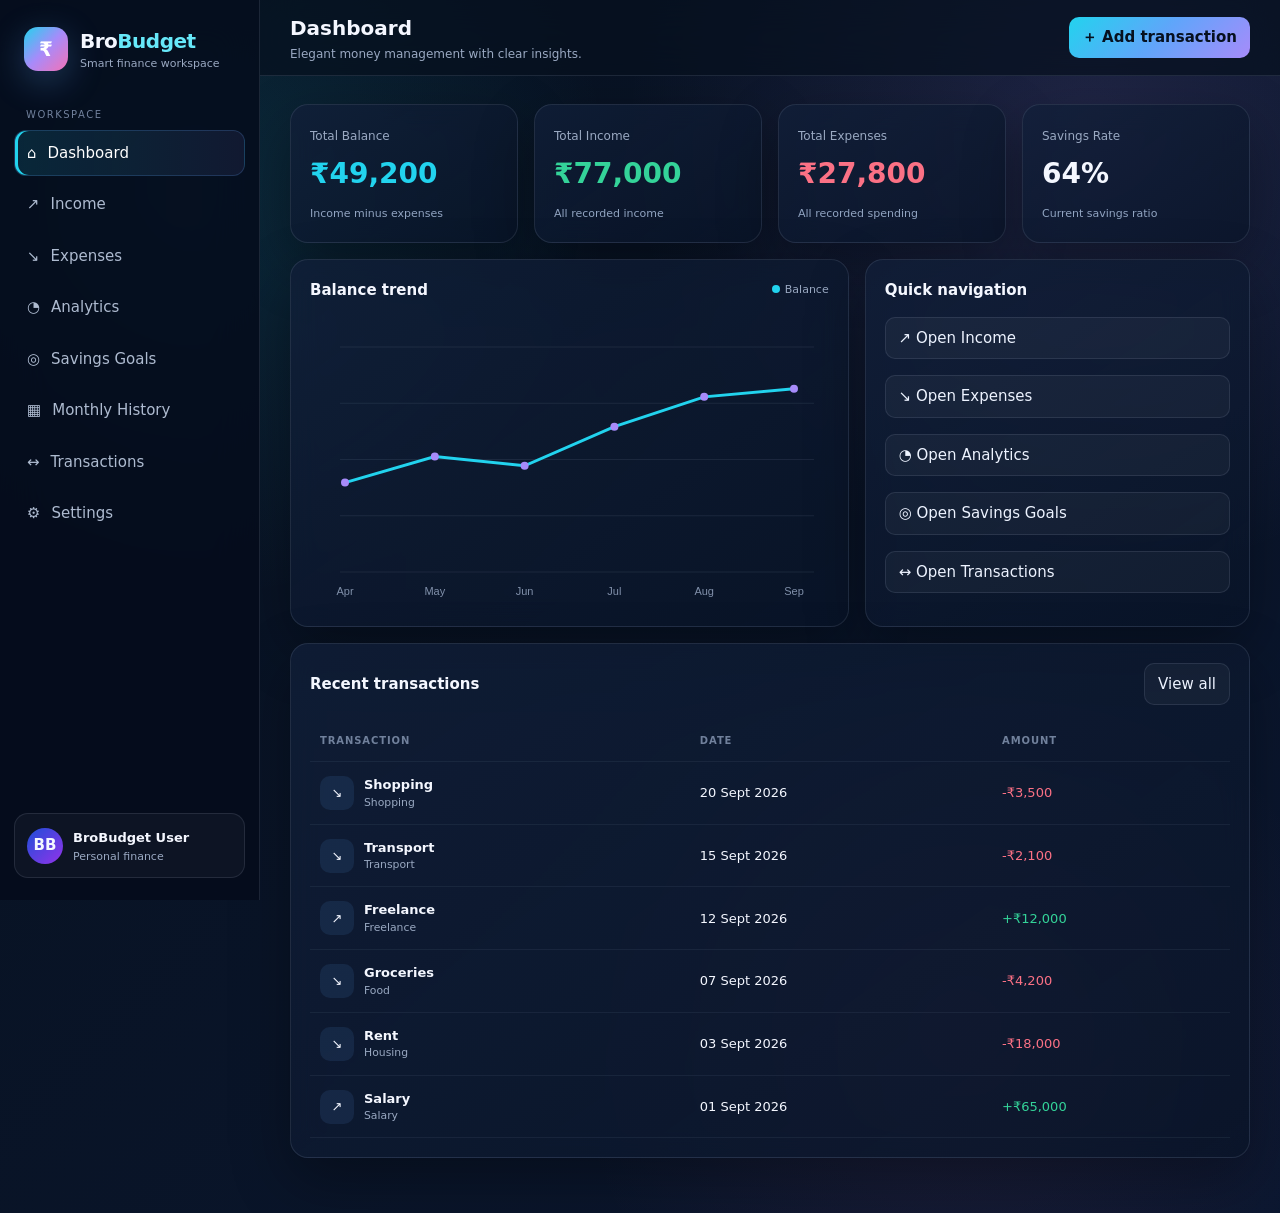
<file: index.html>
<!doctype html><html lang="en"><head><meta charset="UTF-8"><meta name="viewport" content="width=device-width,initial-scale=1"><title>Dashboard | BroBudget</title><link rel="stylesheet" href="css/dashboard.css"></head>
<body><div class="app"><aside class="sidebar" id="sidebar"><div class="brand"><div class="logo">₹</div><div><b>Bro<span style="color:#67e8f9">Budget</span></b><small>Smart finance workspace</small></div></div>
<div class="nav-title">Workspace</div><nav class="nav"><a href="index.html" data-page="index.html"><span>⌂</span>Dashboard</a><a href="income.html" data-page="income.html"><span>↗</span>Income</a><a href="expenses.html" data-page="expenses.html"><span>↘</span>Expenses</a><a href="analytics.html" data-page="analytics.html"><span>◔</span>Analytics</a><a href="goals.html" data-page="goals.html"><span>◎</span>Savings Goals</a><a href="history.html" data-page="history.html"><span>▦</span>Monthly History</a><a href="transactions.html" data-page="transactions.html"><span>↔</span>Transactions</a><a href="settings.html" data-page="settings.html"><span>⚙</span>Settings</a></nav><div class="user-card"><div class="avatar">BB</div><div><strong id="sidebarUser">BroBudget User</strong><small>Personal finance</small></div></div></aside>
<main class="main"><header class="topbar"><div class="page-title"><h1>Dashboard</h1><p>Elegant money management with clear insights.</p></div><div class="actions"><button class="btn mobile-toggle" id="mobileToggle">☰</button><button class="btn primary" data-open-modal>＋ Add transaction</button></div></header>
<section class="container">
<div class="grid kpis">
<div class="card kpi"><span class="label">Total Balance</span><div class="value positive" data-kpi="balance">₹0</div><span class="meta">Income minus expenses</span></div>
<div class="card kpi"><span class="label">Total Income</span><div class="value income" data-kpi="income">₹0</div><span class="meta">All recorded income</span></div>
<div class="card kpi"><span class="label">Total Expenses</span><div class="value expense" data-kpi="expense">₹0</div><span class="meta">All recorded spending</span></div>
<div class="card kpi"><span class="label">Savings Rate</span><div class="value" id="savingRate">0%</div><span class="meta">Current savings ratio</span></div>
</div>
<div class="grid two" style="margin-top:16px">
<div class="card"><div class="section-head"><h2>Balance trend</h2><span class="legend"><span><i class="dot"></i>Balance</span></span></div><div class="chart"><canvas id="balanceChart"></canvas></div></div>
<div class="card"><div class="section-head"><h2>Quick navigation</h2></div><div class="grid">
<a class="btn" href="income.html">↗ Open Income</a><a class="btn" href="expenses.html">↘ Open Expenses</a><a class="btn" href="analytics.html">◔ Open Analytics</a><a class="btn" href="goals.html">◎ Open Savings Goals</a><a class="btn" href="transactions.html">↔ Open Transactions</a></div></div>
</div>
<div class="card" style="margin-top:16px"><div class="section-head"><h2>Recent transactions</h2><a class="btn" href="transactions.html">View all</a></div><div class="table-wrap"><table class="table"><thead><tr><th>Transaction</th><th>Date</th><th>Amount</th></tr></thead><tbody id="recentBody"></tbody></table></div></div>
</section></main></div>
<div class="modal" id="txModal"><div class="modal-box"><div class="modal-head"><h2>Add transaction</h2><button class="btn" data-close-modal>×</button></div><form id="txForm" class="form-grid">
<div class="field"><label>Name</label><input name="name" required placeholder="e.g. Grocery shopping"></div><div class="field"><label>Amount</label><input name="amount" type="number" min="1" required></div>
<div class="field"><label>Type</label><select name="type"><option value="expense">Expense</option><option value="income">Income</option></select></div>
<div class="field"><label>Category</label><select name="category"><option>Food</option><option>Housing</option><option>Transport</option><option>Shopping</option><option>Bills</option><option>Salary</option><option>Freelance</option><option>Other</option></select></div>
<div class="field"><label>Date</label><input name="date" type="date" required></div><div class="field"><label>Note</label><input name="note" placeholder="Optional note"></div>
<div class="field full"><button class="btn primary">Save transaction</button></div></form></div></div><div id="toast" class="toast"></div>
<script src="js/app.js"></script></body></html>
</file>
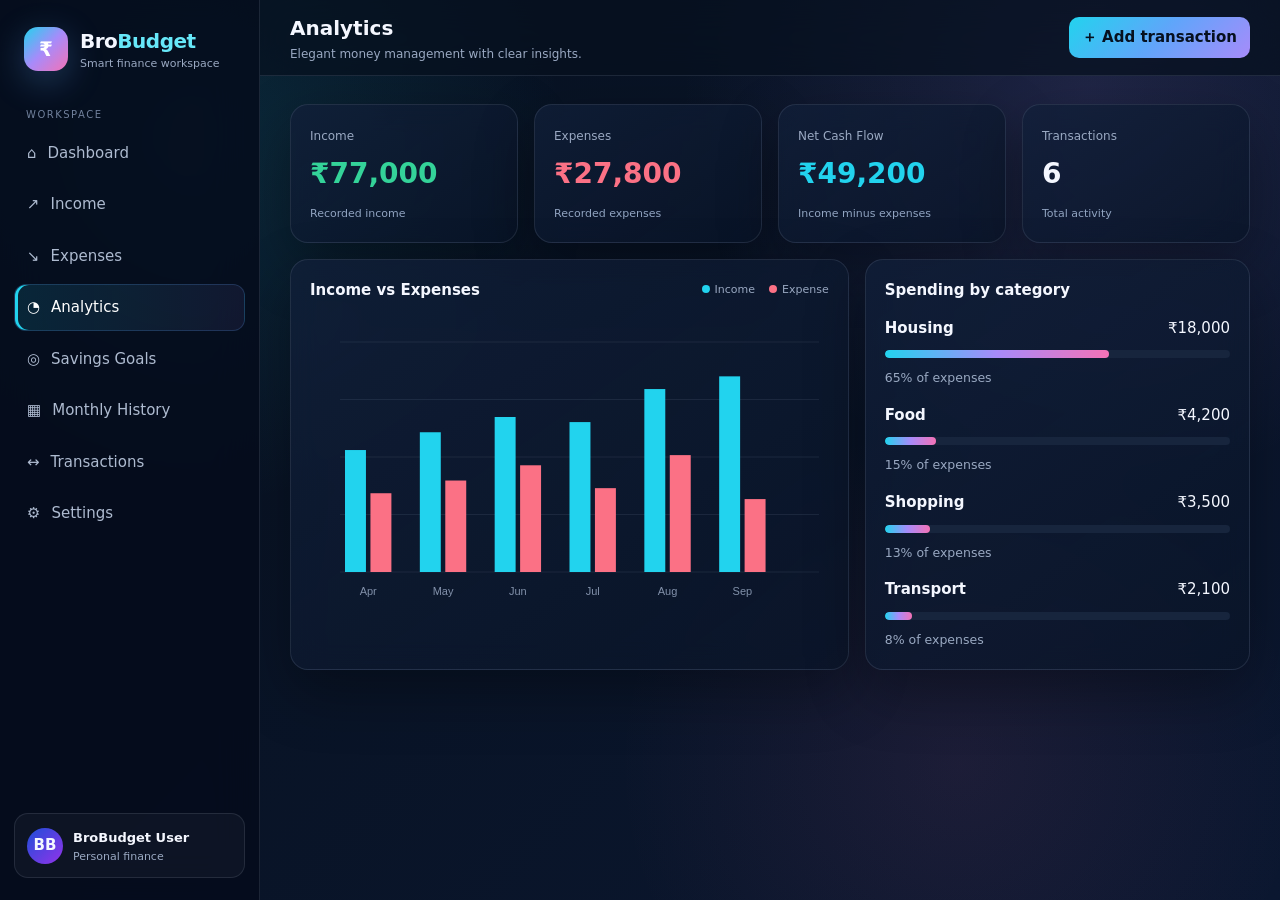
<file: analytics.html>
<!doctype html><html lang="en"><head><meta charset="UTF-8"><meta name="viewport" content="width=device-width,initial-scale=1"><title>Analytics | BroBudget</title><link rel="stylesheet" href="css/dashboard.css"></head>
<body><div class="app"><aside class="sidebar" id="sidebar"><div class="brand"><div class="logo">₹</div><div><b>Bro<span style="color:#67e8f9">Budget</span></b><small>Smart finance workspace</small></div></div>
<div class="nav-title">Workspace</div><nav class="nav"><a href="index.html" data-page="index.html"><span>⌂</span>Dashboard</a><a href="income.html" data-page="income.html"><span>↗</span>Income</a><a href="expenses.html" data-page="expenses.html"><span>↘</span>Expenses</a><a href="analytics.html" data-page="analytics.html"><span>◔</span>Analytics</a><a href="goals.html" data-page="goals.html"><span>◎</span>Savings Goals</a><a href="history.html" data-page="history.html"><span>▦</span>Monthly History</a><a href="transactions.html" data-page="transactions.html"><span>↔</span>Transactions</a><a href="settings.html" data-page="settings.html"><span>⚙</span>Settings</a></nav><div class="user-card"><div class="avatar">BB</div><div><strong id="sidebarUser">BroBudget User</strong><small>Personal finance</small></div></div></aside>
<main class="main"><header class="topbar"><div class="page-title"><h1>Analytics</h1><p>Elegant money management with clear insights.</p></div><div class="actions"><button class="btn mobile-toggle" id="mobileToggle">☰</button><button class="btn primary" data-open-modal>＋ Add transaction</button></div></header>
<section class="container">
<div class="grid kpis"><div class="card kpi"><span class="label">Income</span><div class="value income" id="anIncome">₹0</div><span class="meta">Recorded income</span></div><div class="card kpi"><span class="label">Expenses</span><div class="value expense" id="anExpense">₹0</div><span class="meta">Recorded expenses</span></div><div class="card kpi"><span class="label">Net Cash Flow</span><div class="value positive" id="anNet">₹0</div><span class="meta">Income minus expenses</span></div><div class="card kpi"><span class="label">Transactions</span><div class="value" id="anCount">0</div><span class="meta">Total activity</span></div></div>
<div class="grid two" style="margin-top:16px"><div class="card"><div class="section-head"><h2>Income vs Expenses</h2><span class="legend"><span><i class="dot"></i>Income</span><span><i class="dot red"></i>Expense</span></span></div><div class="chart"><canvas id="analyticsChart"></canvas></div></div><div class="card"><div class="section-head"><h2>Spending by category</h2></div><div id="categoryList" class="grid"></div></div></div>
</section></main></div>
<div class="modal" id="txModal"><div class="modal-box"><div class="modal-head"><h2>Add transaction</h2><button class="btn" data-close-modal>×</button></div><form id="txForm" class="form-grid">
<div class="field"><label>Name</label><input name="name" required placeholder="e.g. Grocery shopping"></div><div class="field"><label>Amount</label><input name="amount" type="number" min="1" required></div>
<div class="field"><label>Type</label><select name="type"><option value="expense">Expense</option><option value="income">Income</option></select></div>
<div class="field"><label>Category</label><select name="category"><option>Food</option><option>Housing</option><option>Transport</option><option>Shopping</option><option>Bills</option><option>Salary</option><option>Freelance</option><option>Other</option></select></div>
<div class="field"><label>Date</label><input name="date" type="date" required></div><div class="field"><label>Note</label><input name="note" placeholder="Optional note"></div>
<div class="field full"><button class="btn primary">Save transaction</button></div></form></div></div><div id="toast" class="toast"></div>
<script src="js/app.js"></script><script src="js/analytics.js"></script></body></html>
</file>
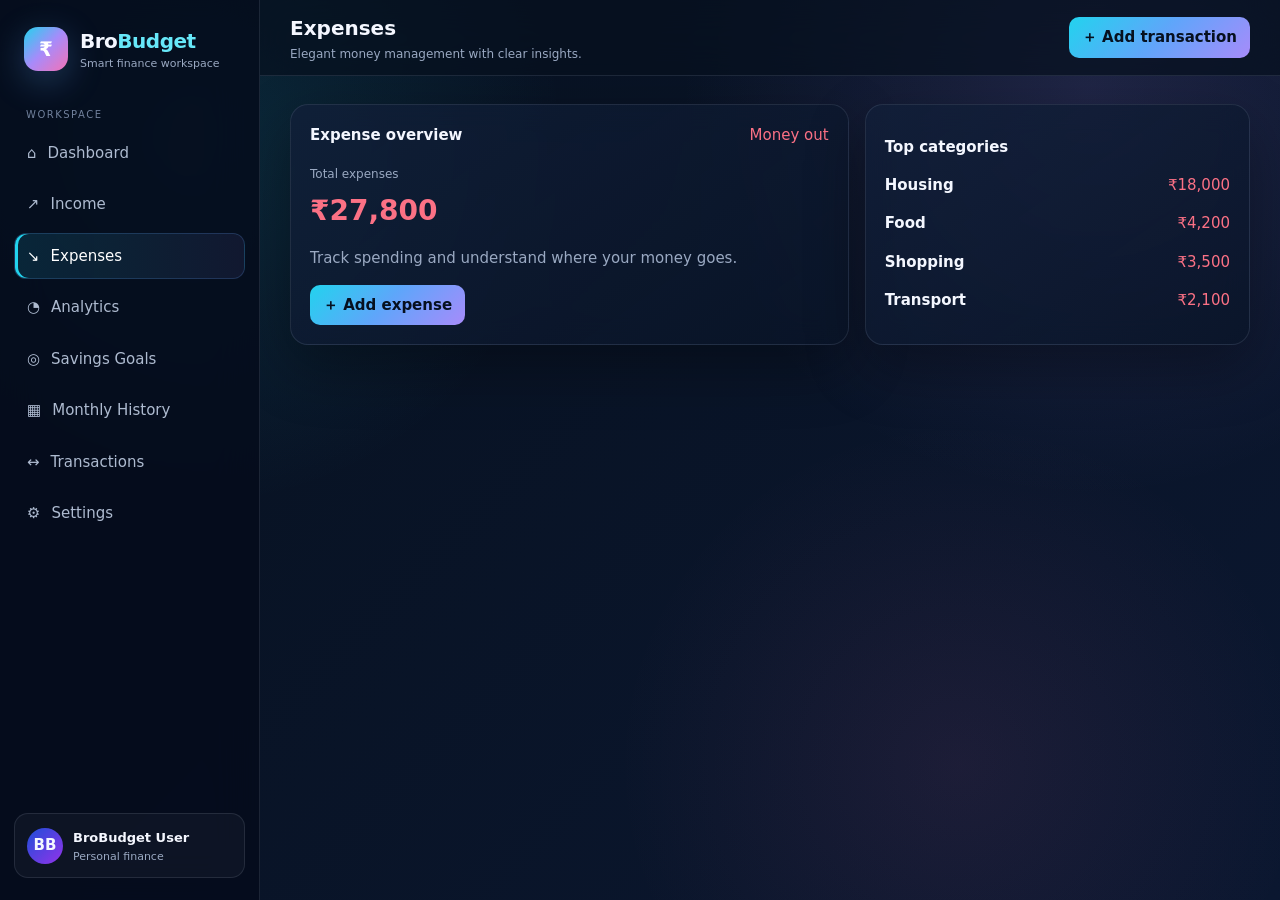
<file: expenses.html>
<!doctype html><html lang="en"><head><meta charset="UTF-8"><meta name="viewport" content="width=device-width,initial-scale=1"><title>Expenses | BroBudget</title><link rel="stylesheet" href="css/dashboard.css"></head>
<body><div class="app"><aside class="sidebar" id="sidebar"><div class="brand"><div class="logo">₹</div><div><b>Bro<span style="color:#67e8f9">Budget</span></b><small>Smart finance workspace</small></div></div>
<div class="nav-title">Workspace</div><nav class="nav"><a href="index.html" data-page="index.html"><span>⌂</span>Dashboard</a><a href="income.html" data-page="income.html"><span>↗</span>Income</a><a href="expenses.html" data-page="expenses.html"><span>↘</span>Expenses</a><a href="analytics.html" data-page="analytics.html"><span>◔</span>Analytics</a><a href="goals.html" data-page="goals.html"><span>◎</span>Savings Goals</a><a href="history.html" data-page="history.html"><span>▦</span>Monthly History</a><a href="transactions.html" data-page="transactions.html"><span>↔</span>Transactions</a><a href="settings.html" data-page="settings.html"><span>⚙</span>Settings</a></nav><div class="user-card"><div class="avatar">BB</div><div><strong id="sidebarUser">BroBudget User</strong><small>Personal finance</small></div></div></aside>
<main class="main"><header class="topbar"><div class="page-title"><h1>Expenses</h1><p>Elegant money management with clear insights.</p></div><div class="actions"><button class="btn mobile-toggle" id="mobileToggle">☰</button><button class="btn primary" data-open-modal>＋ Add transaction</button></div></header>
<section class="container">
<div class="grid two"><div class="card"><div class="section-head"><h2>Expense overview</h2><span class="expense">Money out</span></div><div class="kpi"><span class="label">Total expenses</span><div class="value expense" data-kpi="expense">₹0</div></div><p class="muted">Track spending and understand where your money goes.</p><button class="btn primary" data-open-modal>＋ Add expense</button></div><div class="card"><h2 style="font-size:15px">Top categories</h2><div id="expenseSources" class="grid" style="margin-top:15px"></div></div></div>
</section></main></div>
<div class="modal" id="txModal"><div class="modal-box"><div class="modal-head"><h2>Add transaction</h2><button class="btn" data-close-modal>×</button></div><form id="txForm" class="form-grid">
<div class="field"><label>Name</label><input name="name" required placeholder="e.g. Grocery shopping"></div><div class="field"><label>Amount</label><input name="amount" type="number" min="1" required></div>
<div class="field"><label>Type</label><select name="type"><option value="expense">Expense</option><option value="income">Income</option></select></div>
<div class="field"><label>Category</label><select name="category"><option>Food</option><option>Housing</option><option>Transport</option><option>Shopping</option><option>Bills</option><option>Salary</option><option>Freelance</option><option>Other</option></select></div>
<div class="field"><label>Date</label><input name="date" type="date" required></div><div class="field"><label>Note</label><input name="note" placeholder="Optional note"></div>
<div class="field full"><button class="btn primary">Save transaction</button></div></form></div></div><div id="toast" class="toast"></div>
<script src="js/app.js"></script><script>
document.addEventListener("DOMContentLoaded",()=>{const d={};BB.transactions.filter(t=>t.type==="expense").forEach(t=>d[t.category]=(d[t.category]||0)+ +t.amount);document.getElementById("expenseSources").innerHTML=Object.entries(d).sort((a,b)=>b[1]-a[1]).map(([k,v])=>`<div class="goal-top"><b>${esc(k)}</b><span class="expense">${money(v)}</span></div>`).join("")||'<div class="empty">No expenses recorded.</div>'})
</script></body></html>
</file>
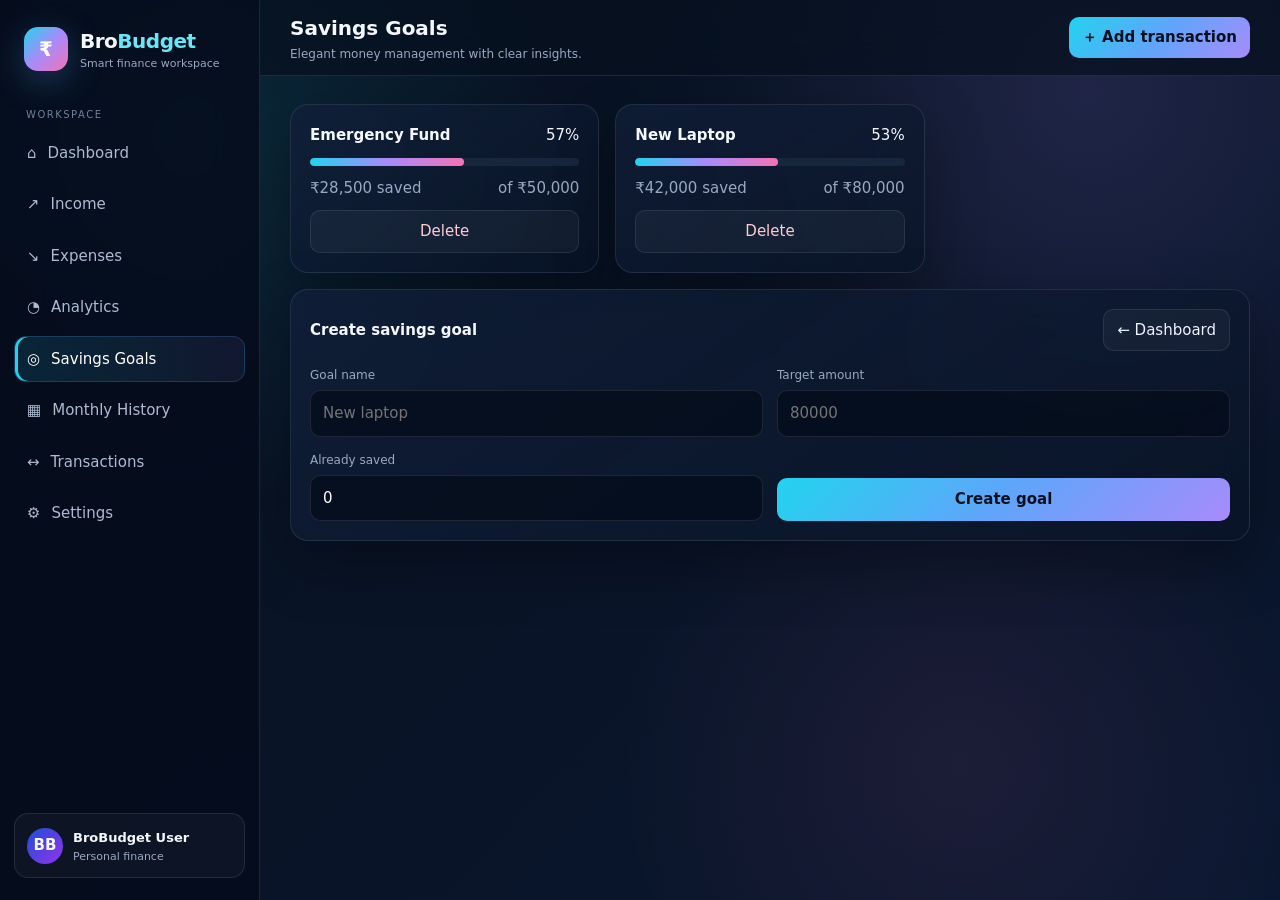
<file: goals.html>
<!doctype html><html lang="en"><head><meta charset="UTF-8"><meta name="viewport" content="width=device-width,initial-scale=1"><title>Savings Goals | BroBudget</title><link rel="stylesheet" href="css/dashboard.css"></head>
<body><div class="app"><aside class="sidebar" id="sidebar"><div class="brand"><div class="logo">₹</div><div><b>Bro<span style="color:#67e8f9">Budget</span></b><small>Smart finance workspace</small></div></div>
<div class="nav-title">Workspace</div><nav class="nav"><a href="index.html" data-page="index.html"><span>⌂</span>Dashboard</a><a href="income.html" data-page="income.html"><span>↗</span>Income</a><a href="expenses.html" data-page="expenses.html"><span>↘</span>Expenses</a><a href="analytics.html" data-page="analytics.html"><span>◔</span>Analytics</a><a href="goals.html" data-page="goals.html"><span>◎</span>Savings Goals</a><a href="history.html" data-page="history.html"><span>▦</span>Monthly History</a><a href="transactions.html" data-page="transactions.html"><span>↔</span>Transactions</a><a href="settings.html" data-page="settings.html"><span>⚙</span>Settings</a></nav><div class="user-card"><div class="avatar">BB</div><div><strong id="sidebarUser">BroBudget User</strong><small>Personal finance</small></div></div></aside>
<main class="main"><header class="topbar"><div class="page-title"><h1>Savings Goals</h1><p>Elegant money management with clear insights.</p></div><div class="actions"><button class="btn mobile-toggle" id="mobileToggle">☰</button><button class="btn primary" data-open-modal>＋ Add transaction</button></div></header>
<section class="container">
<div class="grid three" id="goalGrid"></div>
<div class="card" style="margin-top:16px"><div class="section-head"><h2>Create savings goal</h2><a class="btn" href="index.html">← Dashboard</a></div><form id="goalForm" class="form-grid"><div class="field"><label>Goal name</label><input id="goalName" required placeholder="New laptop"></div><div class="field"><label>Target amount</label><input id="goalTarget" type="number" min="1" required placeholder="80000"></div><div class="field"><label>Already saved</label><input id="goalSaved" type="number" min="0" value="0"></div><div class="field"><label>&nbsp;</label><button class="btn primary">Create goal</button></div></form></div>
</section></main></div>
<div class="modal" id="txModal"><div class="modal-box"><div class="modal-head"><h2>Add transaction</h2><button class="btn" data-close-modal>×</button></div><form id="txForm" class="form-grid">
<div class="field"><label>Name</label><input name="name" required placeholder="e.g. Grocery shopping"></div><div class="field"><label>Amount</label><input name="amount" type="number" min="1" required></div>
<div class="field"><label>Type</label><select name="type"><option value="expense">Expense</option><option value="income">Income</option></select></div>
<div class="field"><label>Category</label><select name="category"><option>Food</option><option>Housing</option><option>Transport</option><option>Shopping</option><option>Bills</option><option>Salary</option><option>Freelance</option><option>Other</option></select></div>
<div class="field"><label>Date</label><input name="date" type="date" required></div><div class="field"><label>Note</label><input name="note" placeholder="Optional note"></div>
<div class="field full"><button class="btn primary">Save transaction</button></div></form></div></div><div id="toast" class="toast"></div>
<script src="js/app.js"></script><script>
function renderGoals(){const b=document.getElementById("goalGrid");b.innerHTML=BB.goals.map(g=>{const p=Math.min(100,Math.round(g.saved/g.target*100));return `<div class="card goal"><div class="goal-top"><span class="goal-name">${esc(g.name)}</span><span>${p}%</span></div><div class="progress"><span style="width:${p}%"></span></div><div class="goal-top"><span class="muted">${money(g.saved)} saved</span><span class="muted">of ${money(g.target)}</span></div><button class="btn danger delete-goal" data-id="${g.id}">Delete</button></div>`}).join("")||'<div class="card empty">No savings goals yet.</div>';document.querySelectorAll(".delete-goal").forEach(b=>b.onclick=()=>{BB.goals=BB.goals.filter(g=>g.id!=b.dataset.id);renderGoals();toast("Goal deleted")})}
document.addEventListener("DOMContentLoaded",()=>{renderGoals();document.getElementById("goalForm").onsubmit=e=>{e.preventDefault();BB.goals=[...BB.goals,{id:Date.now(),name:goalName.value,target:+goalTarget.value,saved:+goalSaved.value||0}];e.target.reset();goalSaved.value=0;renderGoals();toast("Goal created")}})
</script></body></html>
</file>
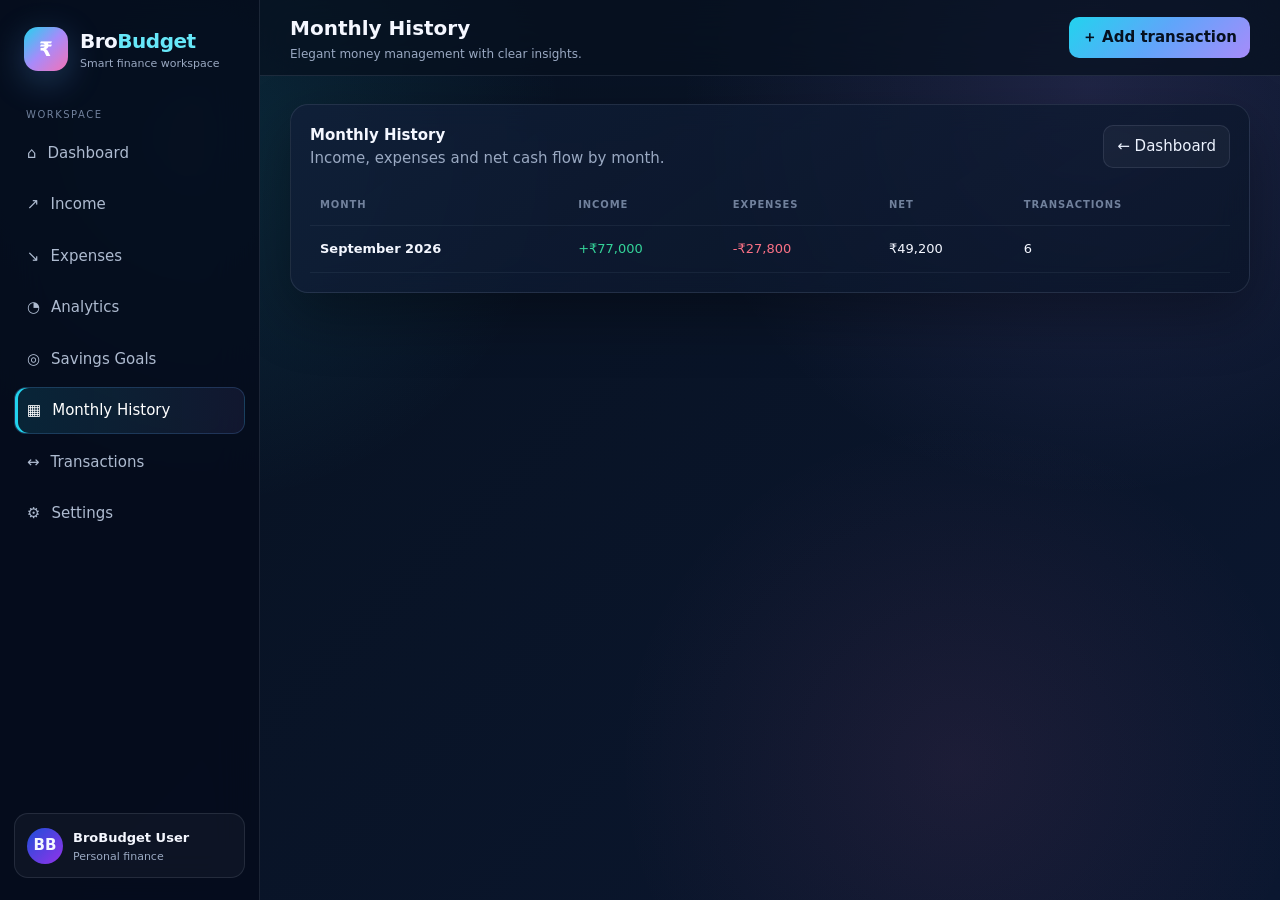
<file: history.html>
<!doctype html><html lang="en"><head><meta charset="UTF-8"><meta name="viewport" content="width=device-width,initial-scale=1"><title>Monthly History | BroBudget</title><link rel="stylesheet" href="css/dashboard.css"></head>
<body><div class="app"><aside class="sidebar" id="sidebar"><div class="brand"><div class="logo">₹</div><div><b>Bro<span style="color:#67e8f9">Budget</span></b><small>Smart finance workspace</small></div></div>
<div class="nav-title">Workspace</div><nav class="nav"><a href="index.html" data-page="index.html"><span>⌂</span>Dashboard</a><a href="income.html" data-page="income.html"><span>↗</span>Income</a><a href="expenses.html" data-page="expenses.html"><span>↘</span>Expenses</a><a href="analytics.html" data-page="analytics.html"><span>◔</span>Analytics</a><a href="goals.html" data-page="goals.html"><span>◎</span>Savings Goals</a><a href="history.html" data-page="history.html"><span>▦</span>Monthly History</a><a href="transactions.html" data-page="transactions.html"><span>↔</span>Transactions</a><a href="settings.html" data-page="settings.html"><span>⚙</span>Settings</a></nav><div class="user-card"><div class="avatar">BB</div><div><strong id="sidebarUser">BroBudget User</strong><small>Personal finance</small></div></div></aside>
<main class="main"><header class="topbar"><div class="page-title"><h1>Monthly History</h1><p>Elegant money management with clear insights.</p></div><div class="actions"><button class="btn mobile-toggle" id="mobileToggle">☰</button><button class="btn primary" data-open-modal>＋ Add transaction</button></div></header>
<section class="container">
<div class="card"><div class="section-head"><div><h2>Monthly History</h2><span class="muted">Income, expenses and net cash flow by month.</span></div><a class="btn" href="index.html">← Dashboard</a></div><div class="table-wrap"><table class="table"><thead><tr><th>Month</th><th>Income</th><th>Expenses</th><th>Net</th><th>Transactions</th></tr></thead><tbody id="historyBody"></tbody></table></div></div>
</section></main></div>
<div class="modal" id="txModal"><div class="modal-box"><div class="modal-head"><h2>Add transaction</h2><button class="btn" data-close-modal>×</button></div><form id="txForm" class="form-grid">
<div class="field"><label>Name</label><input name="name" required placeholder="e.g. Grocery shopping"></div><div class="field"><label>Amount</label><input name="amount" type="number" min="1" required></div>
<div class="field"><label>Type</label><select name="type"><option value="expense">Expense</option><option value="income">Income</option></select></div>
<div class="field"><label>Category</label><select name="category"><option>Food</option><option>Housing</option><option>Transport</option><option>Shopping</option><option>Bills</option><option>Salary</option><option>Freelance</option><option>Other</option></select></div>
<div class="field"><label>Date</label><input name="date" type="date" required></div><div class="field"><label>Note</label><input name="note" placeholder="Optional note"></div>
<div class="field full"><button class="btn primary">Save transaction</button></div></form></div></div><div id="toast" class="toast"></div>
<script src="js/app.js"></script><script>
document.addEventListener("DOMContentLoaded",()=>{const m={};BB.transactions.forEach(t=>{const k=t.date.slice(0,7);m[k]??={income:0,expense:0,count:0};m[k][t.type]+=+t.amount;m[k].count++});const b=document.getElementById("historyBody");b.innerHTML=Object.entries(m).sort((a,b)=>b[0].localeCompare(a[0])).map(([k,v])=>`<tr><td><b>${new Date(k+"-01T00:00:00").toLocaleDateString("en-IN",{month:"long",year:"numeric"})}</b></td><td class="income">+${money(v.income)}</td><td class="expense">-${money(v.expense)}</td><td>${money(v.income-v.expense)}</td><td>${v.count}</td></tr>`).join("")||'<tr><td colspan="5" class="empty">No history yet.</td></tr>'})
</script></body></html>
</file>
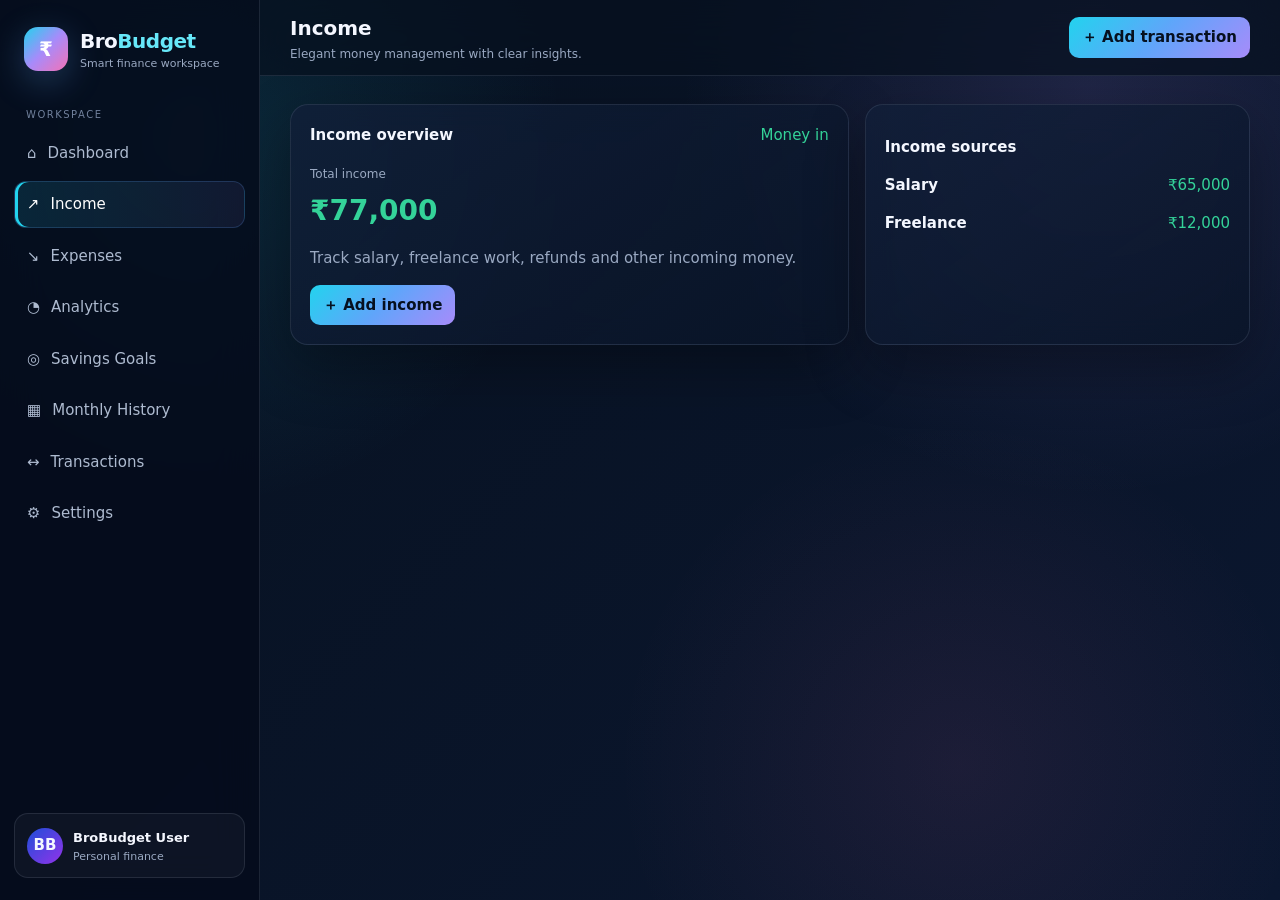
<file: income.html>
<!doctype html><html lang="en"><head><meta charset="UTF-8"><meta name="viewport" content="width=device-width,initial-scale=1"><title>Income | BroBudget</title><link rel="stylesheet" href="css/dashboard.css"></head>
<body><div class="app"><aside class="sidebar" id="sidebar"><div class="brand"><div class="logo">₹</div><div><b>Bro<span style="color:#67e8f9">Budget</span></b><small>Smart finance workspace</small></div></div>
<div class="nav-title">Workspace</div><nav class="nav"><a href="index.html" data-page="index.html"><span>⌂</span>Dashboard</a><a href="income.html" data-page="income.html"><span>↗</span>Income</a><a href="expenses.html" data-page="expenses.html"><span>↘</span>Expenses</a><a href="analytics.html" data-page="analytics.html"><span>◔</span>Analytics</a><a href="goals.html" data-page="goals.html"><span>◎</span>Savings Goals</a><a href="history.html" data-page="history.html"><span>▦</span>Monthly History</a><a href="transactions.html" data-page="transactions.html"><span>↔</span>Transactions</a><a href="settings.html" data-page="settings.html"><span>⚙</span>Settings</a></nav><div class="user-card"><div class="avatar">BB</div><div><strong id="sidebarUser">BroBudget User</strong><small>Personal finance</small></div></div></aside>
<main class="main"><header class="topbar"><div class="page-title"><h1>Income</h1><p>Elegant money management with clear insights.</p></div><div class="actions"><button class="btn mobile-toggle" id="mobileToggle">☰</button><button class="btn primary" data-open-modal>＋ Add transaction</button></div></header>
<section class="container">
<div class="grid two"><div class="card"><div class="section-head"><h2>Income overview</h2><span class="income">Money in</span></div><div class="kpi"><span class="label">Total income</span><div class="value income" data-kpi="income">₹0</div></div><p class="muted">Track salary, freelance work, refunds and other incoming money.</p><button class="btn primary" data-open-modal>＋ Add income</button></div><div class="card"><h2 style="font-size:15px">Income sources</h2><div id="incomeSources" class="grid" style="margin-top:15px"></div></div></div>
</section></main></div>
<div class="modal" id="txModal"><div class="modal-box"><div class="modal-head"><h2>Add transaction</h2><button class="btn" data-close-modal>×</button></div><form id="txForm" class="form-grid">
<div class="field"><label>Name</label><input name="name" required placeholder="e.g. Grocery shopping"></div><div class="field"><label>Amount</label><input name="amount" type="number" min="1" required></div>
<div class="field"><label>Type</label><select name="type"><option value="expense">Expense</option><option value="income">Income</option></select></div>
<div class="field"><label>Category</label><select name="category"><option>Food</option><option>Housing</option><option>Transport</option><option>Shopping</option><option>Bills</option><option>Salary</option><option>Freelance</option><option>Other</option></select></div>
<div class="field"><label>Date</label><input name="date" type="date" required></div><div class="field"><label>Note</label><input name="note" placeholder="Optional note"></div>
<div class="field full"><button class="btn primary">Save transaction</button></div></form></div></div><div id="toast" class="toast"></div>
<script src="js/app.js"></script><script>
document.addEventListener("DOMContentLoaded",()=>{const d={};BB.transactions.filter(t=>t.type==="income").forEach(t=>d[t.category]=(d[t.category]||0)+ +t.amount);document.getElementById("incomeSources").innerHTML=Object.entries(d).sort((a,b)=>b[1]-a[1]).map(([k,v])=>`<div class="goal-top"><b>${esc(k)}</b><span class="income">${money(v)}</span></div>`).join("")||'<div class="empty">No income recorded.</div>'})
</script></body></html>
</file>
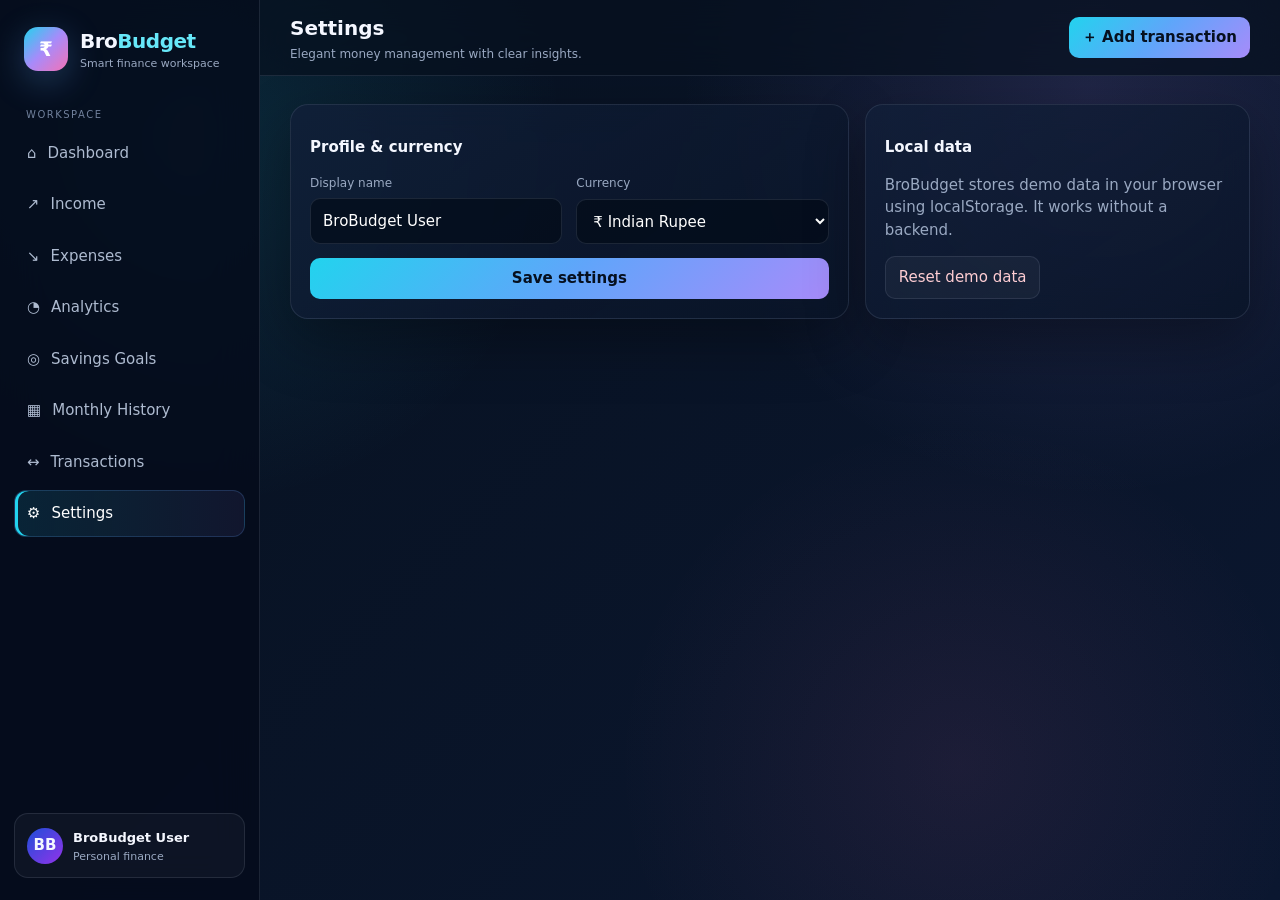
<file: settings.html>
<!doctype html><html lang="en"><head><meta charset="UTF-8"><meta name="viewport" content="width=device-width,initial-scale=1"><title>Settings | BroBudget</title><link rel="stylesheet" href="css/dashboard.css"></head>
<body><div class="app"><aside class="sidebar" id="sidebar"><div class="brand"><div class="logo">₹</div><div><b>Bro<span style="color:#67e8f9">Budget</span></b><small>Smart finance workspace</small></div></div>
<div class="nav-title">Workspace</div><nav class="nav"><a href="index.html" data-page="index.html"><span>⌂</span>Dashboard</a><a href="income.html" data-page="income.html"><span>↗</span>Income</a><a href="expenses.html" data-page="expenses.html"><span>↘</span>Expenses</a><a href="analytics.html" data-page="analytics.html"><span>◔</span>Analytics</a><a href="goals.html" data-page="goals.html"><span>◎</span>Savings Goals</a><a href="history.html" data-page="history.html"><span>▦</span>Monthly History</a><a href="transactions.html" data-page="transactions.html"><span>↔</span>Transactions</a><a href="settings.html" data-page="settings.html"><span>⚙</span>Settings</a></nav><div class="user-card"><div class="avatar">BB</div><div><strong id="sidebarUser">BroBudget User</strong><small>Personal finance</small></div></div></aside>
<main class="main"><header class="topbar"><div class="page-title"><h1>Settings</h1><p>Elegant money management with clear insights.</p></div><div class="actions"><button class="btn mobile-toggle" id="mobileToggle">☰</button><button class="btn primary" data-open-modal>＋ Add transaction</button></div></header>
<section class="container">
<div class="grid two"><div class="card"><h2 style="font-size:15px">Profile & currency</h2><form id="settingsForm" class="form-grid" style="margin-top:15px"><div class="field"><label>Display name</label><input id="userName" required></div><div class="field"><label>Currency</label><select id="currency"><option value="₹">₹ Indian Rupee</option><option value="$">$ US Dollar</option><option value="€">€ Euro</option><option value="£">£ Pound</option></select></div><div class="field full"><button class="btn primary">Save settings</button></div></form></div><div class="card"><h2 style="font-size:15px">Local data</h2><p class="muted">BroBudget stores demo data in your browser using localStorage. It works without a backend.</p><button class="btn danger" id="resetData">Reset demo data</button></div></div>
</section></main></div>
<div class="modal" id="txModal"><div class="modal-box"><div class="modal-head"><h2>Add transaction</h2><button class="btn" data-close-modal>×</button></div><form id="txForm" class="form-grid">
<div class="field"><label>Name</label><input name="name" required placeholder="e.g. Grocery shopping"></div><div class="field"><label>Amount</label><input name="amount" type="number" min="1" required></div>
<div class="field"><label>Type</label><select name="type"><option value="expense">Expense</option><option value="income">Income</option></select></div>
<div class="field"><label>Category</label><select name="category"><option>Food</option><option>Housing</option><option>Transport</option><option>Shopping</option><option>Bills</option><option>Salary</option><option>Freelance</option><option>Other</option></select></div>
<div class="field"><label>Date</label><input name="date" type="date" required></div><div class="field"><label>Note</label><input name="note" placeholder="Optional note"></div>
<div class="field full"><button class="btn primary">Save transaction</button></div></form></div></div><div id="toast" class="toast"></div>
<script src="js/app.js"></script><script>
document.addEventListener("DOMContentLoaded",()=>{userName.value=BB.user;currency.value=BB.currency;settingsForm.onsubmit=e=>{e.preventDefault();localStorage.setItem("bb_user",userName.value);localStorage.setItem("bb_currency",currency.value);toast("Settings saved");setTimeout(()=>location.reload(),400)};resetData.onclick=()=>{if(confirm("Reset BroBudget data?")){localStorage.clear();location.reload()}}})
</script></body></html>
</file>
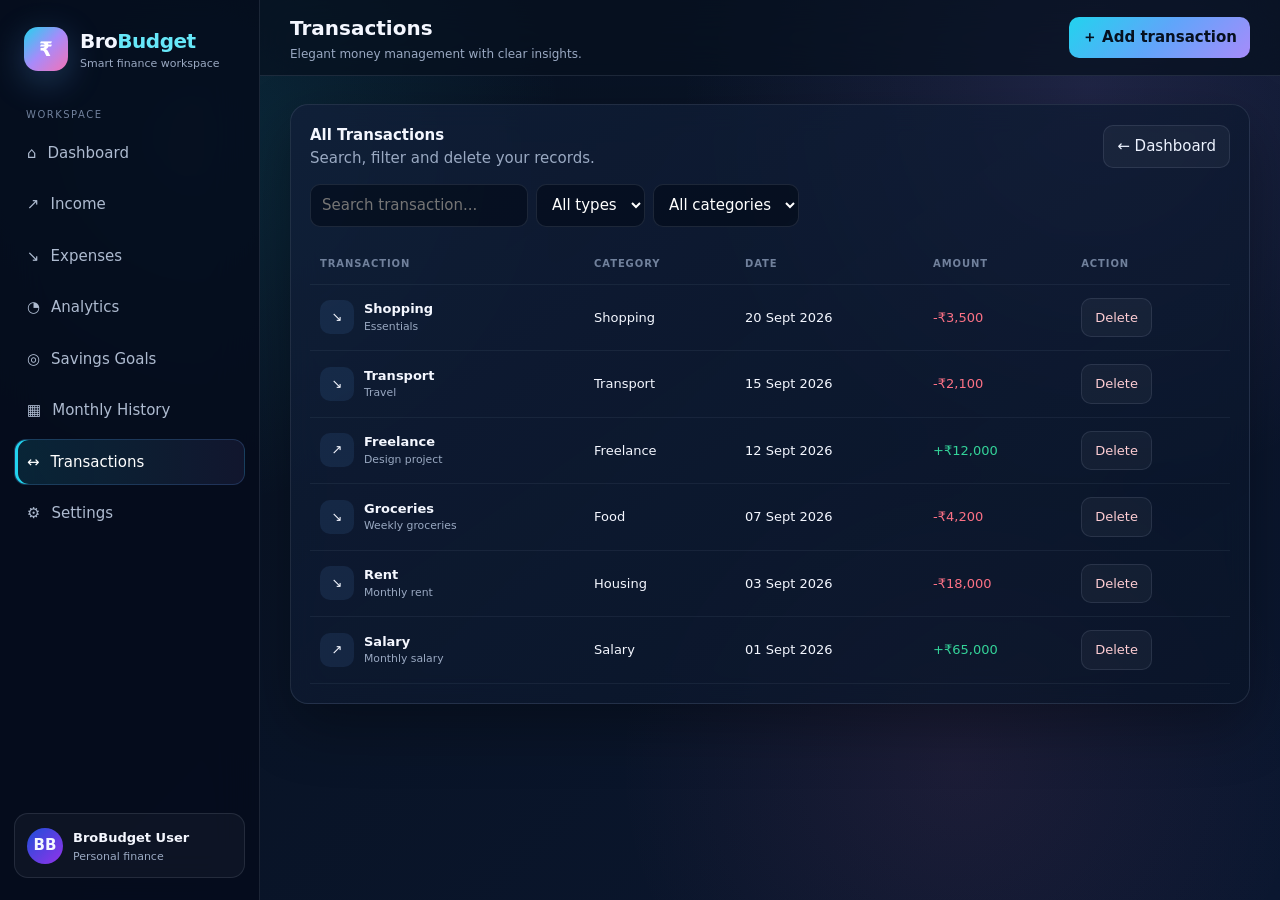
<file: transactions.html>
<!doctype html><html lang="en"><head><meta charset="UTF-8"><meta name="viewport" content="width=device-width,initial-scale=1"><title>Transactions | BroBudget</title><link rel="stylesheet" href="css/dashboard.css"></head>
<body><div class="app"><aside class="sidebar" id="sidebar"><div class="brand"><div class="logo">₹</div><div><b>Bro<span style="color:#67e8f9">Budget</span></b><small>Smart finance workspace</small></div></div>
<div class="nav-title">Workspace</div><nav class="nav"><a href="index.html" data-page="index.html"><span>⌂</span>Dashboard</a><a href="income.html" data-page="income.html"><span>↗</span>Income</a><a href="expenses.html" data-page="expenses.html"><span>↘</span>Expenses</a><a href="analytics.html" data-page="analytics.html"><span>◔</span>Analytics</a><a href="goals.html" data-page="goals.html"><span>◎</span>Savings Goals</a><a href="history.html" data-page="history.html"><span>▦</span>Monthly History</a><a href="transactions.html" data-page="transactions.html"><span>↔</span>Transactions</a><a href="settings.html" data-page="settings.html"><span>⚙</span>Settings</a></nav><div class="user-card"><div class="avatar">BB</div><div><strong id="sidebarUser">BroBudget User</strong><small>Personal finance</small></div></div></aside>
<main class="main"><header class="topbar"><div class="page-title"><h1>Transactions</h1><p>Elegant money management with clear insights.</p></div><div class="actions"><button class="btn mobile-toggle" id="mobileToggle">☰</button><button class="btn primary" data-open-modal>＋ Add transaction</button></div></header>
<section class="container">
<div class="card"><div class="section-head"><div><h2>All Transactions</h2><span class="muted">Search, filter and delete your records.</span></div><a class="btn" href="index.html">← Dashboard</a></div>
<div class="filters"><input id="searchTx" placeholder="Search transaction..."><select id="filterType"><option value="all">All types</option><option value="income">Income</option><option value="expense">Expense</option></select><select id="filterCat"><option value="all">All categories</option></select></div>
<div class="table-wrap"><table class="table"><thead><tr><th>Transaction</th><th>Category</th><th>Date</th><th>Amount</th><th>Action</th></tr></thead><tbody id="transactionBody"></tbody></table></div></div>
</section></main></div>
<div class="modal" id="txModal"><div class="modal-box"><div class="modal-head"><h2>Add transaction</h2><button class="btn" data-close-modal>×</button></div><form id="txForm" class="form-grid">
<div class="field"><label>Name</label><input name="name" required placeholder="e.g. Grocery shopping"></div><div class="field"><label>Amount</label><input name="amount" type="number" min="1" required></div>
<div class="field"><label>Type</label><select name="type"><option value="expense">Expense</option><option value="income">Income</option></select></div>
<div class="field"><label>Category</label><select name="category"><option>Food</option><option>Housing</option><option>Transport</option><option>Shopping</option><option>Bills</option><option>Salary</option><option>Freelance</option><option>Other</option></select></div>
<div class="field"><label>Date</label><input name="date" type="date" required></div><div class="field"><label>Note</label><input name="note" placeholder="Optional note"></div>
<div class="field full"><button class="btn primary">Save transaction</button></div></form></div></div><div id="toast" class="toast"></div>
<script src="js/app.js"></script><script src="js/transactions.js"></script></body></html>
</file>
<file: css/dashboard.css>
:root{
  --bg:#07111f;
  --bg2:#0b1730;
  --card:rgba(17,31,57,.72);
  --card2:rgba(13,25,48,.88);
  --line:rgba(148,163,184,.16);
  --text:#f4f7ff;
  --muted:#9aa9c2;
  --cyan:#22d3ee;
  --blue:#60a5fa;
  --violet:#a78bfa;
  --pink:#f472b6;
  --green:#34d399;
  --yellow:#fbbf24;
  --red:#fb7185;
  --shadow:0 22px 60px rgba(0,0,0,.32);
}
*{box-sizing:border-box}
html{scroll-behavior:smooth}
body{
  margin:0;color:var(--text);
  font:15px/1.5 Inter,Segoe UI,system-ui,sans-serif;
  background:
    radial-gradient(circle at 15% 15%,rgba(34,211,238,.12),transparent 28%),
    radial-gradient(circle at 85% 10%,rgba(167,139,250,.14),transparent 30%),
    radial-gradient(circle at 75% 85%,rgba(244,114,182,.08),transparent 28%),
    linear-gradient(135deg,var(--bg),var(--bg2));
  min-height:100vh;
}
a{text-decoration:none;color:inherit}
button,input,select{font:inherit}
button{cursor:pointer}
.app{min-height:100vh}
.sidebar{
  width:260px;position:fixed;inset:0 auto 0 0;z-index:30;
  padding:22px 14px;display:flex;flex-direction:column;
  background:rgba(5,12,27,.82);backdrop-filter:blur(22px);
  border-right:1px solid var(--line)
}
.brand{display:flex;gap:12px;align-items:center;padding:4px 10px 24px}
.logo{
  width:44px;height:44px;border-radius:14px;display:grid;place-items:center;
  font-weight:900;font-size:20px;color:#fff;
  background:linear-gradient(135deg,var(--cyan),var(--violet),var(--pink));
  box-shadow:0 10px 35px rgba(96,165,250,.28)
}
.brand b{font-size:20px;letter-spacing:-.5px}.brand small{display:block;color:var(--muted);font-size:11px}
.nav-title{padding:10px 12px 8px;text-transform:uppercase;letter-spacing:1.5px;font-size:10px;color:#71819c}
.nav{display:grid;gap:5px}
.nav a{
  display:flex;align-items:center;gap:11px;padding:11px 12px;border:1px solid transparent;
  color:#aebbd0;border-radius:12px;transition:.2s
}
.nav a:hover{background:rgba(96,165,250,.08);color:#fff;border-color:var(--line)}
.nav a.active{color:#fff;background:linear-gradient(90deg,rgba(34,211,238,.13),rgba(167,139,250,.08));border-color:rgba(96,165,250,.2);box-shadow:inset 3px 0 var(--cyan)}
.user-card{margin-top:auto;border:1px solid var(--line);background:rgba(255,255,255,.035);padding:12px;border-radius:14px;display:flex;gap:10px;align-items:center}
.avatar{width:36px;height:36px;border-radius:50%;display:grid;place-items:center;background:linear-gradient(135deg,#1d4ed8,#9333ea);font-weight:800}
.user-card strong{font-size:13px}.user-card small{display:block;color:var(--muted);font-size:11px}
.main{margin-left:260px;min-height:100vh}
.topbar{
  height:76px;position:sticky;top:0;z-index:20;
  display:flex;align-items:center;justify-content:space-between;padding:0 30px;
  background:rgba(7,17,31,.7);backdrop-filter:blur(20px);border-bottom:1px solid var(--line)
}
.page-title h1{font-size:20px;margin:0}.page-title p{margin:2px 0 0;color:var(--muted);font-size:12px}
.actions{display:flex;gap:8px;align-items:center}
.container{max-width:1450px;margin:auto;padding:28px 30px 55px}
.grid{display:grid;gap:16px}.kpis{grid-template-columns:repeat(4,1fr)}.two{grid-template-columns:1.45fr 1fr}.three{grid-template-columns:repeat(3,1fr)}
.card{
  background:linear-gradient(145deg,rgba(17,31,57,.78),rgba(9,20,39,.72));
  border:1px solid var(--line);border-radius:18px;padding:19px;box-shadow:var(--shadow);
  backdrop-filter:blur(14px)
}
.kpi .label{font-size:12px;color:var(--muted)}.kpi .value{font-size:28px;font-weight:850;margin:6px 0}
.meta{font-size:11px;color:#91a4c1}.income{color:var(--green)}.expense{color:var(--red)}.positive{color:var(--cyan)}
.section-head{display:flex;justify-content:space-between;align-items:center;gap:10px;margin-bottom:15px}
.section-head h2{font-size:15px;margin:0}.muted{color:var(--muted)}
.btn{
  border:1px solid var(--line);background:rgba(255,255,255,.04);color:#edf3ff;
  border-radius:10px;padding:9px 13px;transition:.2s
}
.btn:hover{transform:translateY(-1px);border-color:rgba(96,165,250,.45)}
.btn.primary{border:0;color:#06101f;font-weight:800;background:linear-gradient(135deg,var(--cyan),var(--blue),var(--violet))}
.btn.ghost{background:transparent}.btn.danger{color:#fecdd3}
.chart{height:290px}.chart canvas{width:100%;height:100%}
.table-wrap{overflow:auto}.table{width:100%;border-collapse:collapse}
.table th,.table td{padding:13px 10px;border-bottom:1px solid rgba(148,163,184,.09);text-align:left;white-space:nowrap}
.table th{font-size:10px;text-transform:uppercase;letter-spacing:.9px;color:#71819c}.table td{font-size:13px}
.txn{display:flex;align-items:center;gap:10px}.tx-icon{width:34px;height:34px;border-radius:10px;display:grid;place-items:center;background:rgba(96,165,250,.1)}
.form-grid{display:grid;grid-template-columns:repeat(2,1fr);gap:14px}.field{display:grid;gap:6px}.field.full{grid-column:1/-1}
.field label{font-size:12px;color:var(--muted)}
.field input,.field select{
  width:100%;padding:11px 12px;border-radius:10px;color:#fff;background:rgba(4,12,25,.7);
  border:1px solid var(--line);outline:none
}
.field input:focus,.field select:focus{border-color:rgba(34,211,238,.55);box-shadow:0 0 0 3px rgba(34,211,238,.08)}
.progress{height:8px;background:#17253d;border-radius:30px;overflow:hidden}.progress span{display:block;height:100%;border-radius:30px;background:linear-gradient(90deg,var(--cyan),var(--violet),var(--pink))}
.goal{display:grid;gap:11px}.goal-top{display:flex;justify-content:space-between;gap:10px}.goal-name{font-weight:750}
.filters{display:flex;gap:8px;flex-wrap:wrap;margin-bottom:16px}
.filters input,.filters select{background:rgba(4,12,25,.65);color:#fff;border:1px solid var(--line);padding:9px 11px;border-radius:10px}
.legend{display:flex;gap:14px;font-size:11px;color:var(--muted)}.dot{display:inline-block;width:8px;height:8px;border-radius:50%;background:var(--cyan);margin-right:5px}.dot.red{background:var(--red)}
.empty{text-align:center;color:var(--muted);padding:35px}
.toast{position:fixed;right:24px;bottom:24px;z-index:80;padding:12px 16px;border-radius:12px;background:#10223b;border:1px solid rgba(34,211,238,.3);box-shadow:var(--shadow);opacity:0;transform:translateY(12px);pointer-events:none;transition:.25s}.toast.show{opacity:1;transform:none}
.modal{position:fixed;inset:0;z-index:70;display:none;place-items:center;padding:20px;background:rgba(0,0,0,.65)}
.modal.show{display:grid}.modal-box{width:min(540px,100%);background:#0b1730;border:1px solid var(--line);border-radius:18px;padding:22px;box-shadow:var(--shadow)}
.modal-head{display:flex;align-items:center;justify-content:space-between;margin-bottom:18px}.modal-head h2{font-size:17px;margin:0}
.mobile-toggle{display:none}
@media(max-width:1100px){.kpis{grid-template-columns:repeat(2,1fr)}.two,.three{grid-template-columns:1fr}}
@media(max-width:760px){
 .sidebar{transform:translateX(-100%);transition:.25s}.sidebar.open{transform:none}
 .main{margin-left:0}.topbar{padding:0 15px}.container{padding:20px 15px}
 .mobile-toggle{display:block}.actions .hide-mobile{display:none}.form-grid{grid-template-columns:1fr}
}
@media(max-width:500px){.kpis{grid-template-columns:1fr}.page-title p{display:none}}
</file>
